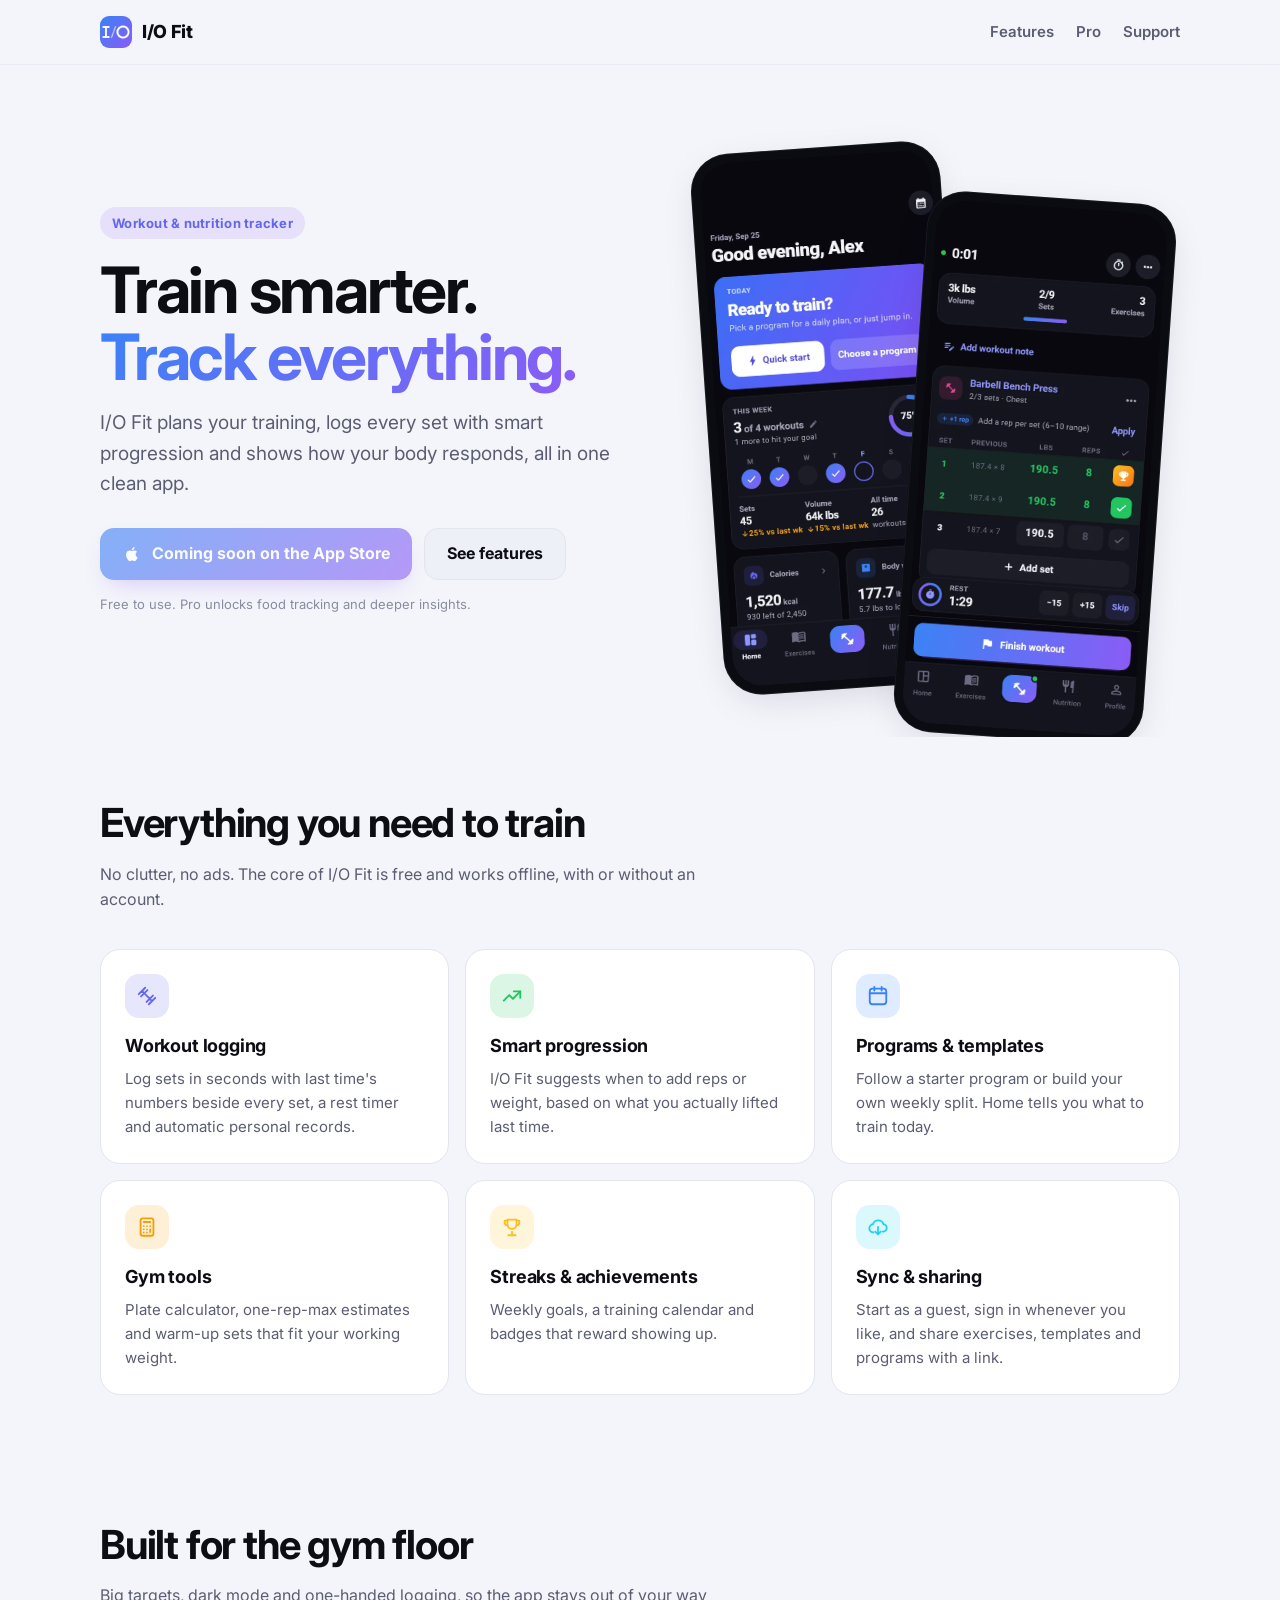
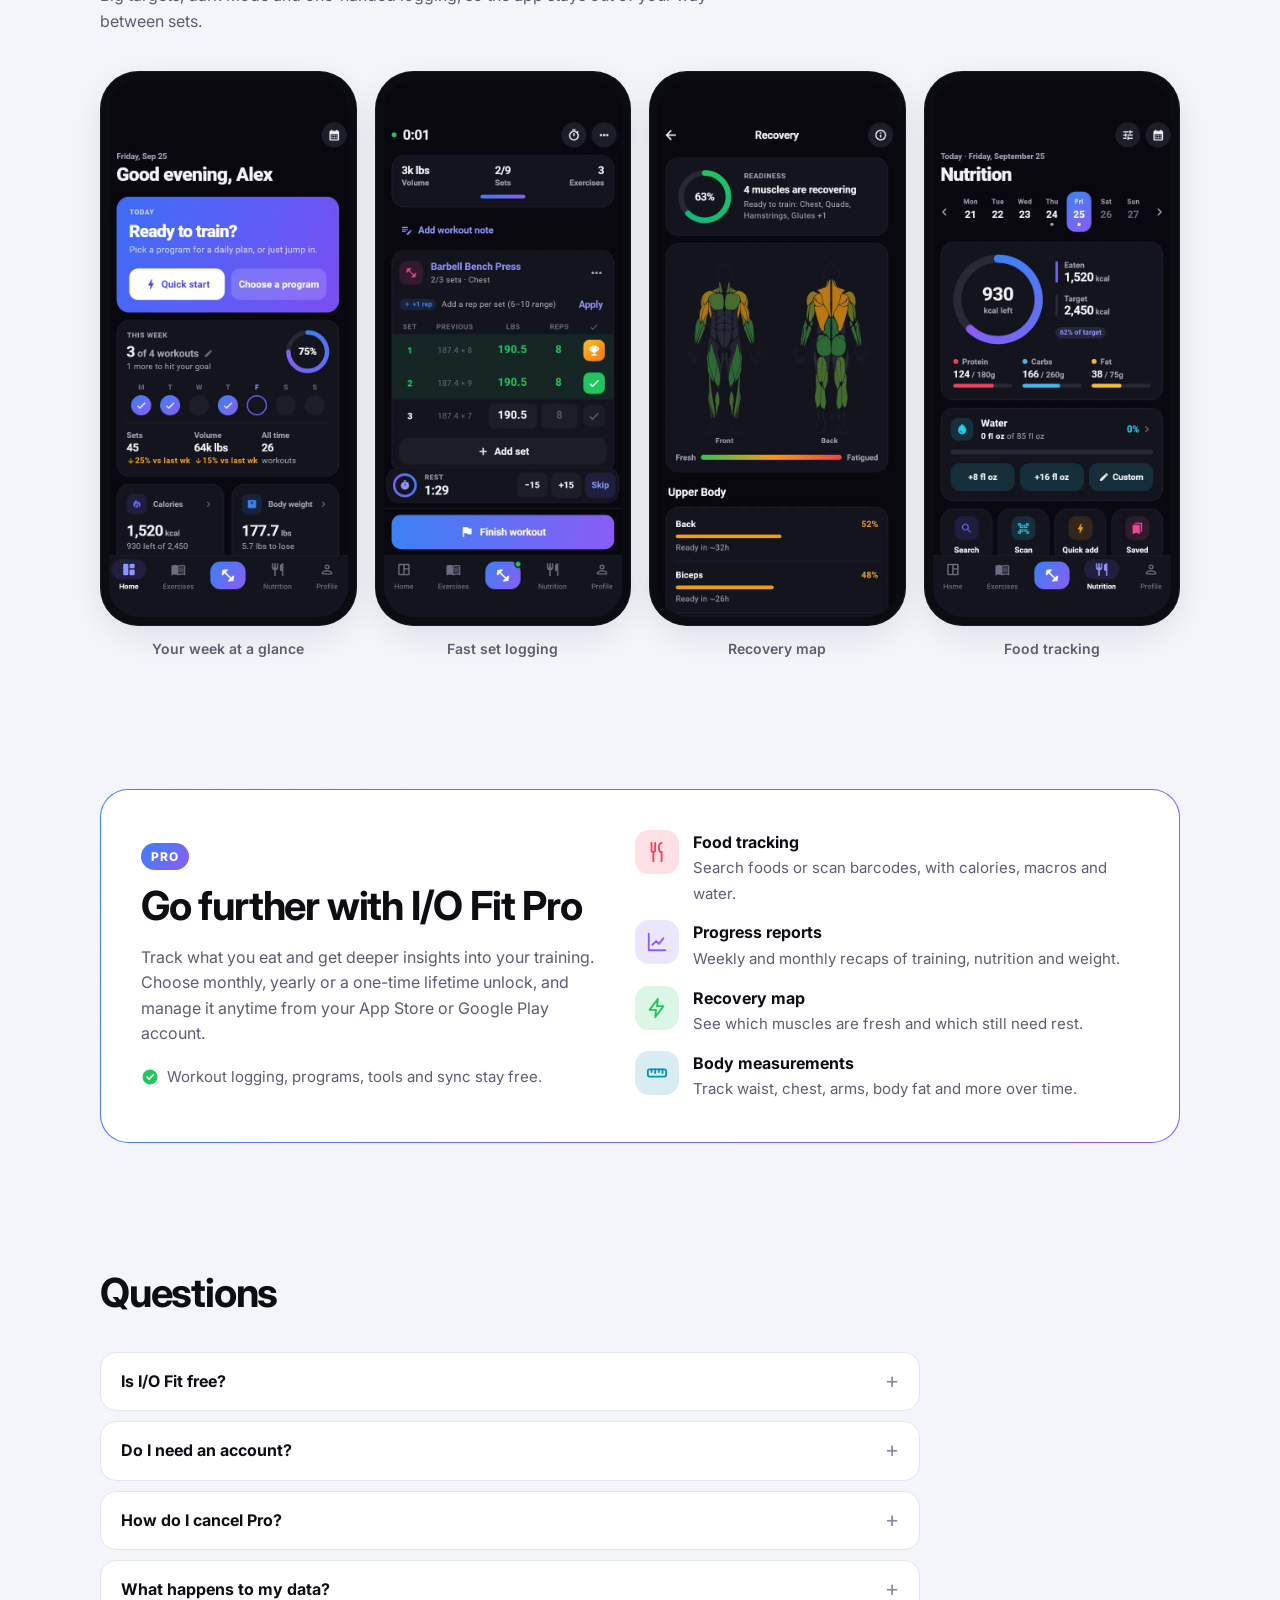
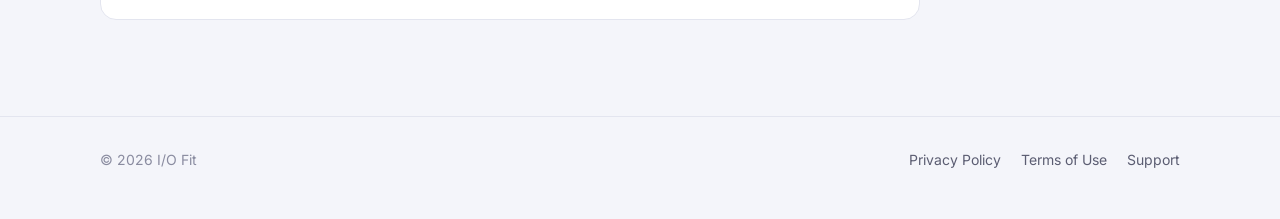
<file: index.html>
<!DOCTYPE html>
<html lang="en">
<head>
  <meta charset="UTF-8" />
  <meta name="viewport" content="width=device-width, initial-scale=1.0" />
  <title>I/O Fit — Train smarter. Track everything.</title>
  <meta name="description" content="I/O Fit is a workout tracker with smart progression, training programs, recovery insights and food tracking — in one clean app for iPhone and Android." />
  <meta name="theme-color" content="#0b0b12" media="(prefers-color-scheme: dark)" />
  <meta name="theme-color" content="#f4f5fa" media="(prefers-color-scheme: light)" />
  <link rel="canonical" href="https://iofit.app/" />
  <link rel="icon" type="image/png" href="/icons/favicon-64.png" />
  <link rel="apple-touch-icon" href="/icons/apple-touch-icon.png" />
  <meta property="og:type" content="website" />
  <meta property="og:url" content="https://iofit.app/" />
  <meta property="og:title" content="I/O Fit — Train smarter. Track everything." />
  <meta property="og:description" content="Workout tracking with smart progression, programs, recovery insights and food tracking." />
  <meta property="og:image" content="https://iofit.app/icons/iofit-icon-512.png" />
  <meta name="twitter:card" content="summary" />
  <link rel="preconnect" href="https://fonts.googleapis.com" />
  <link rel="preconnect" href="https://fonts.gstatic.com" crossorigin />
  <link href="https://fonts.googleapis.com/css2?family=Inter:wght@400;500;600;700;800&display=swap" rel="stylesheet" />
  <link rel="stylesheet" href="/assets/site.css" />
</head>
<body>
  <header class="site-header">
    <div class="wrap">
      <a class="brand" href="/"><img src="/icons/apple-touch-icon.png" alt="" />I/O Fit</a>
      <nav class="nav">
        <a class="hide-sm" href="/#features">Features</a>
        <a href="/#pro">Pro</a>
        <a href="/support">Support</a>
      </nav>
    </div>
  </header>

  <!-- ── Email links (sign-up confirmation, password reset) ──────────────
       Supabase sends people here with tokens in the URL. assets/index.js
       decides which card to show; without tokens this stays hidden. -->
  <main id="auth" class="center-page" hidden>
    <!-- Email confirmed, or password reset handed over to the phone app -->
    <div class="panel" id="confirmed" hidden>
      <div class="big-icon">
        <svg viewBox="0 0 24 24" fill="none" stroke="currentColor" stroke-width="2.4" stroke-linecap="round" stroke-linejoin="round"><path d="M20 6 9 17l-5-5"/></svg>
      </div>
      <h1 id="confirmed-title">Email confirmed</h1>
      <p id="confirmed-body">Your email is verified. Open I/O Fit on your phone to sign in.</p>
      <a class="btn btn-primary" id="open-btn" href="#" hidden>Open I/O Fit</a>
      <div class="steps">
        <div class="step"><b>1</b><span>Open <strong>I/O Fit</strong> on your phone</span></div>
        <div class="step"><b>2</b><span id="step2-text">Sign in with your email and password</span></div>
      </div>
    </div>

    <!-- Password reset in the browser (desktop) -->
    <div class="panel" id="reset-web" hidden>
      <div class="big-icon" id="reset-icon">
        <svg viewBox="0 0 24 24" fill="none" stroke="currentColor" stroke-width="2.2" stroke-linecap="round" stroke-linejoin="round"><rect x="4" y="11" width="16" height="10" rx="2.5"/><path d="M8 11V7a4 4 0 0 1 8 0v4"/></svg>
      </div>
      <h1 id="reset-title">Set a new password</h1>
      <p id="reset-body">Choose a new password for your I/O Fit account.</p>
      <form id="reset-form" novalidate>
        <input class="field" type="password" id="pw1" placeholder="New password" autocomplete="new-password" />
        <input class="field" type="password" id="pw2" placeholder="Confirm password" autocomplete="new-password" />
        <button class="btn btn-primary" id="reset-btn" type="submit">Set new password</button>
      </form>
      <p class="status-msg" id="status-msg" role="status"></p>
    </div>
  </main>

  <!-- ── Marketing site ────────────────────────────────────────────────── -->
  <div id="site">
    <section class="hero">
      <div class="wrap">
        <div>
          <span class="eyebrow">Workout &amp; nutrition tracker</span>
          <h1>Train smarter.<br /><span class="gradient-text">Track everything.</span></h1>
          <p class="lead">I/O Fit plans your training, logs every set with smart progression and shows how your body responds, all in one clean app.</p>
          <div class="cta-row">
            <!-- Swap this for the App Store link once I/O Fit is live, e.g.
                 <a class="btn btn-primary" href="https://apps.apple.com/app/id0000000000"> -->
            <span class="btn btn-primary" aria-disabled="true">
              <svg viewBox="0 0 24 24" fill="currentColor"><path d="M16.37 12.6c-.02-2.1 1.72-3.12 1.8-3.17-1-1.44-2.53-1.64-3.07-1.66-1.3-.13-2.55.77-3.21.77-.67 0-1.69-.75-2.78-.73-1.43.02-2.75.83-3.49 2.11-1.49 2.58-.38 6.4 1.07 8.5.71 1.02 1.55 2.17 2.66 2.13 1.07-.04 1.47-.69 2.76-.69 1.29 0 1.65.69 2.78.67 1.15-.02 1.88-1.04 2.58-2.07.81-1.19 1.15-2.34 1.17-2.4-.03-.01-2.24-.86-2.27-3.46ZM14.25 6.43c.59-.72.99-1.71.88-2.7-.85.03-1.88.57-2.49 1.28-.55.63-1.03 1.64-.9 2.61.95.07 1.92-.48 2.51-1.19Z"/></svg>
              Coming soon on the App Store
            </span>
            <a class="btn btn-secondary" href="#features">See features</a>
          </div>
          <p class="fine">Free to use. Pro unlocks food tracking and deeper insights.</p>
        </div>
        <div class="phones" aria-hidden="true">
          <div class="phone"><img src="/assets/screens/home.webp" alt="" width="590" height="1278" /></div>
          <div class="phone"><img src="/assets/screens/workout.webp" alt="" width="590" height="1278" /></div>
        </div>
      </div>
    </section>

    <section id="features">
      <div class="wrap">
        <div class="section-head">
          <h2>Everything you need to train</h2>
          <p class="muted">No clutter, no ads. The core of I/O Fit is free and works offline, with or without an account.</p>
        </div>
        <div class="grid">
          <div class="card">
            <div class="icon-badge" style="--c:#6366f1"><svg viewBox="0 0 24 24" fill="none" stroke="currentColor" stroke-width="2" stroke-linecap="round" stroke-linejoin="round"><path d="M6.5 6.5l11 11M3 10l7-7M14 21l7-7M5.5 12.5l7-7M11.5 18.5l7-7"/></svg></div>
            <h3>Workout logging</h3>
            <p>Log sets in seconds with last time's numbers beside every set, a rest timer and automatic personal records.</p>
          </div>
          <div class="card">
            <div class="icon-badge" style="--c:#22c55e"><svg viewBox="0 0 24 24" fill="none" stroke="currentColor" stroke-width="2" stroke-linecap="round" stroke-linejoin="round"><path d="M3 17l6-6 4 4 8-8"/><path d="M14 7h7v7"/></svg></div>
            <h3>Smart progression</h3>
            <p>I/O Fit suggests when to add reps or weight, based on what you actually lifted last time.</p>
          </div>
          <div class="card">
            <div class="icon-badge" style="--c:#3b82f6"><svg viewBox="0 0 24 24" fill="none" stroke="currentColor" stroke-width="2" stroke-linecap="round" stroke-linejoin="round"><rect x="3" y="4" width="18" height="17" rx="3"/><path d="M3 9h18M8 2v4M16 2v4"/></svg></div>
            <h3>Programs &amp; templates</h3>
            <p>Follow a starter program or build your own weekly split. Home tells you what to train today.</p>
          </div>
          <div class="card">
            <div class="icon-badge" style="--c:#f59e0b"><svg viewBox="0 0 24 24" fill="none" stroke="currentColor" stroke-width="2" stroke-linecap="round" stroke-linejoin="round"><rect x="5" y="2.5" width="14" height="19" rx="2.5"/><path d="M8.5 6.5h7M8.5 11h.01M12 11h.01M15.5 11h.01M8.5 14.5h.01M12 14.5h.01M15.5 14.5v3M8.5 18h.01M12 18h.01"/></svg></div>
            <h3>Gym tools</h3>
            <p>Plate calculator, one-rep-max estimates and warm-up sets that fit your working weight.</p>
          </div>
          <div class="card">
            <div class="icon-badge" style="--c:#fbbf24"><svg viewBox="0 0 24 24" fill="none" stroke="currentColor" stroke-width="2" stroke-linecap="round" stroke-linejoin="round"><path d="M8 21h8M12 17v4M7 4h10v5a5 5 0 0 1-10 0V4Z"/><path d="M17 5h3v2a3 3 0 0 1-3 3M7 5H4v2a3 3 0 0 0 3 3"/></svg></div>
            <h3>Streaks &amp; achievements</h3>
            <p>Weekly goals, a training calendar and badges that reward showing up.</p>
          </div>
          <div class="card">
            <div class="icon-badge" style="--c:#22d3ee"><svg viewBox="0 0 24 24" fill="none" stroke="currentColor" stroke-width="2" stroke-linecap="round" stroke-linejoin="round"><path d="M7 18a4.5 4.5 0 0 1-.5-8.97A6 6 0 0 1 18 9a4 4 0 0 1-1 8"/><path d="M12 12v8M9 17l3 3 3-3"/></svg></div>
            <h3>Sync &amp; sharing</h3>
            <p>Start as a guest, sign in whenever you like, and share exercises, templates and programs with a link.</p>
          </div>
        </div>
      </div>
    </section>

    <section>
      <div class="wrap">
        <div class="section-head">
          <h2>Built for the gym floor</h2>
          <p class="muted">Big targets, dark mode and one-handed logging, so the app stays out of your way between sets.</p>
        </div>
        <div class="screens">
          <figure><div class="phone"><img src="/assets/screens/home.webp" alt="Home screen with this week's progress" loading="lazy" width="590" height="1278" /></div><figcaption>Your week at a glance</figcaption></figure>
          <figure><div class="phone"><img src="/assets/screens/workout.webp" alt="Logging sets during a workout" loading="lazy" width="590" height="1278" /></div><figcaption>Fast set logging</figcaption></figure>
          <figure><div class="phone"><img src="/assets/screens/recovery.webp" alt="Muscle recovery map" loading="lazy" width="590" height="1278" /></div><figcaption>Recovery map</figcaption></figure>
          <figure><div class="phone"><img src="/assets/screens/nutrition.webp" alt="Food diary with calories and macros" loading="lazy" width="590" height="1278" /></div><figcaption>Food tracking</figcaption></figure>
        </div>
      </div>
    </section>

    <section id="pro">
      <div class="wrap">
        <div class="pro">
          <div>
            <span class="pro-badge">PRO</span>
            <h2 style="margin-top:14px">Go further with I/O Fit Pro</h2>
            <p class="muted">Track what you eat and get deeper insights into your training. Choose monthly, yearly or a one-time lifetime unlock, and manage it anytime from your App Store or Google Play account.</p>
            <div class="free-note">
              <svg viewBox="0 0 24 24" fill="currentColor"><path d="M12 2a10 10 0 1 0 0 20 10 10 0 0 0 0-20Zm-1.2 14.2-4-4 1.4-1.4 2.6 2.6 5.6-5.6 1.4 1.4-7 7Z"/></svg>
              Workout logging, programs, tools and sync stay free.
            </div>
          </div>
          <ul class="pro-list">
            <li><div class="icon-badge" style="--c:#f43f5e"><svg viewBox="0 0 24 24" fill="none" stroke="currentColor" stroke-width="2" stroke-linecap="round" stroke-linejoin="round"><path d="M6 2v8a2 2 0 0 0 4 0V2M8 12v10M17 2c-1.7 0-3 2.2-3 5s1.3 5 3 5v10"/></svg></div><div><strong>Food tracking</strong><span>Search foods or scan barcodes, with calories, macros and water.</span></div></li>
            <li><div class="icon-badge" style="--c:#8b5cf6"><svg viewBox="0 0 24 24" fill="none" stroke="currentColor" stroke-width="2" stroke-linecap="round" stroke-linejoin="round"><path d="M3 3v18h18"/><path d="M7 15l4-4 3 3 5-6"/></svg></div><div><strong>Progress reports</strong><span>Weekly and monthly recaps of training, nutrition and weight.</span></div></li>
            <li><div class="icon-badge" style="--c:#22c55e"><svg viewBox="0 0 24 24" fill="none" stroke="currentColor" stroke-width="2" stroke-linecap="round" stroke-linejoin="round"><path d="M13 2 4 14h7l-1 8 9-12h-7l1-8Z"/></svg></div><div><strong>Recovery map</strong><span>See which muscles are fresh and which still need rest.</span></div></li>
            <li><div class="icon-badge" style="--c:#0891b2"><svg viewBox="0 0 24 24" fill="none" stroke="currentColor" stroke-width="2" stroke-linecap="round" stroke-linejoin="round"><rect x="2" y="8" width="20" height="8" rx="2"/><path d="M6 8v3M10 8v4M14 8v3M18 8v4"/></svg></div><div><strong>Body measurements</strong><span>Track waist, chest, arms, body fat and more over time.</span></div></li>
          </ul>
        </div>
      </div>
    </section>

    <section id="faq">
      <div class="wrap">
        <div class="section-head"><h2>Questions</h2></div>
        <div class="faq">
          <details>
            <summary>Is I/O Fit free?</summary>
            <p>Yes. Workout logging, programs, templates, exercise history, tools, achievements and cloud sync are free. I/O Fit Pro is an optional upgrade that adds food tracking, progress reports, the recovery map and body measurements.</p>
          </details>
          <details>
            <summary>Do I need an account?</summary>
            <p>No. You can use I/O Fit as a guest and your data stays on your phone. Create an account whenever you want a backup or to use I/O Fit on another device; your guest data comes with you.</p>
          </details>
          <details>
            <summary>How do I cancel Pro?</summary>
            <p>Subscriptions are managed by Apple or Google. On iPhone, open Settings → your name → Subscriptions. On Android, open Google Play → Profile → Payments &amp; subscriptions. <a href="/support#cancel">More help</a></p>
          </details>
          <details>
            <summary>What happens to my data?</summary>
            <p>Your training data is yours. It's never sold and there are no ads. Read the <a href="/privacy">privacy policy</a> for the details.</p>
          </details>
        </div>
      </div>
    </section>
  </div>

  <footer class="site-footer">
    <div class="wrap">
      <span>© <span class="year">2026</span> I/O Fit</span>
      <nav>
        <a href="/privacy">Privacy Policy</a>
        <a href="/terms">Terms of Use</a>
        <a href="/support">Support</a>
      </nav>
    </div>
  </footer>

  <script src="/assets/index.js"></script>
</body>
</html>
</file>
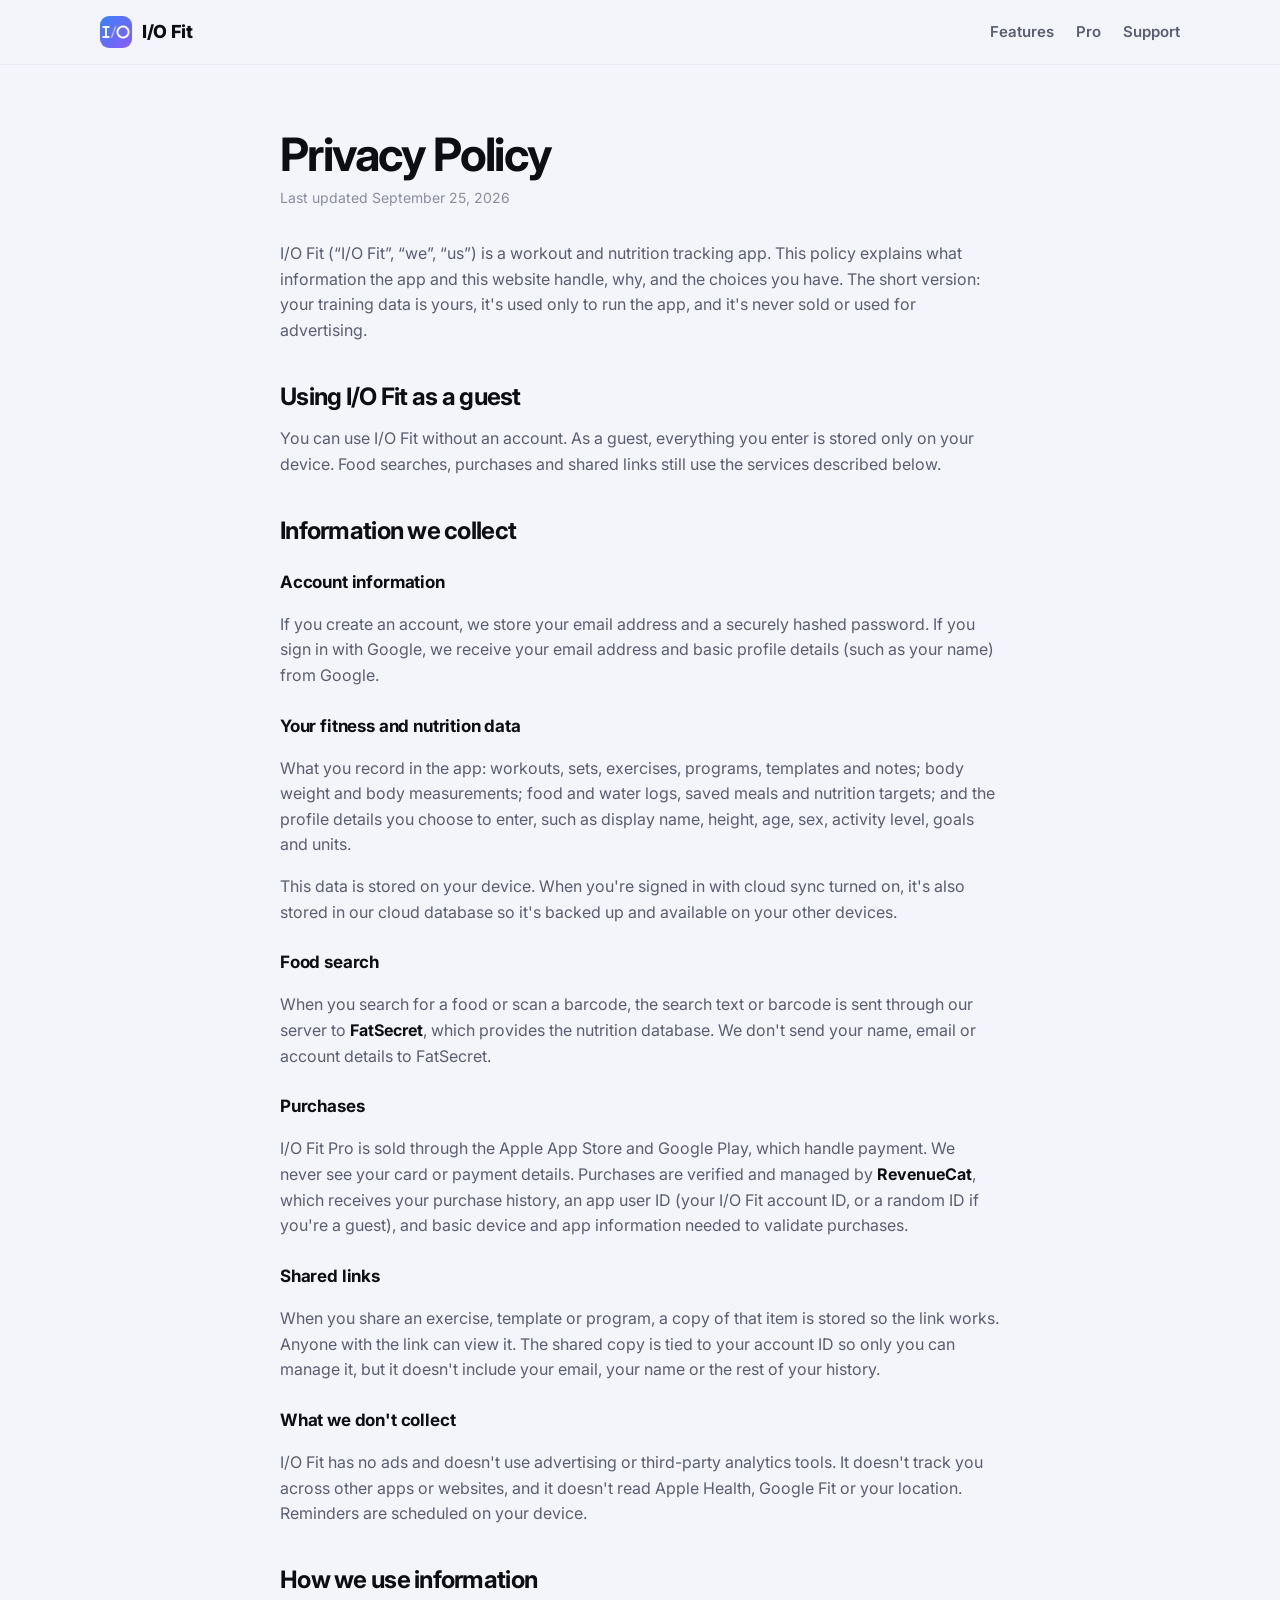
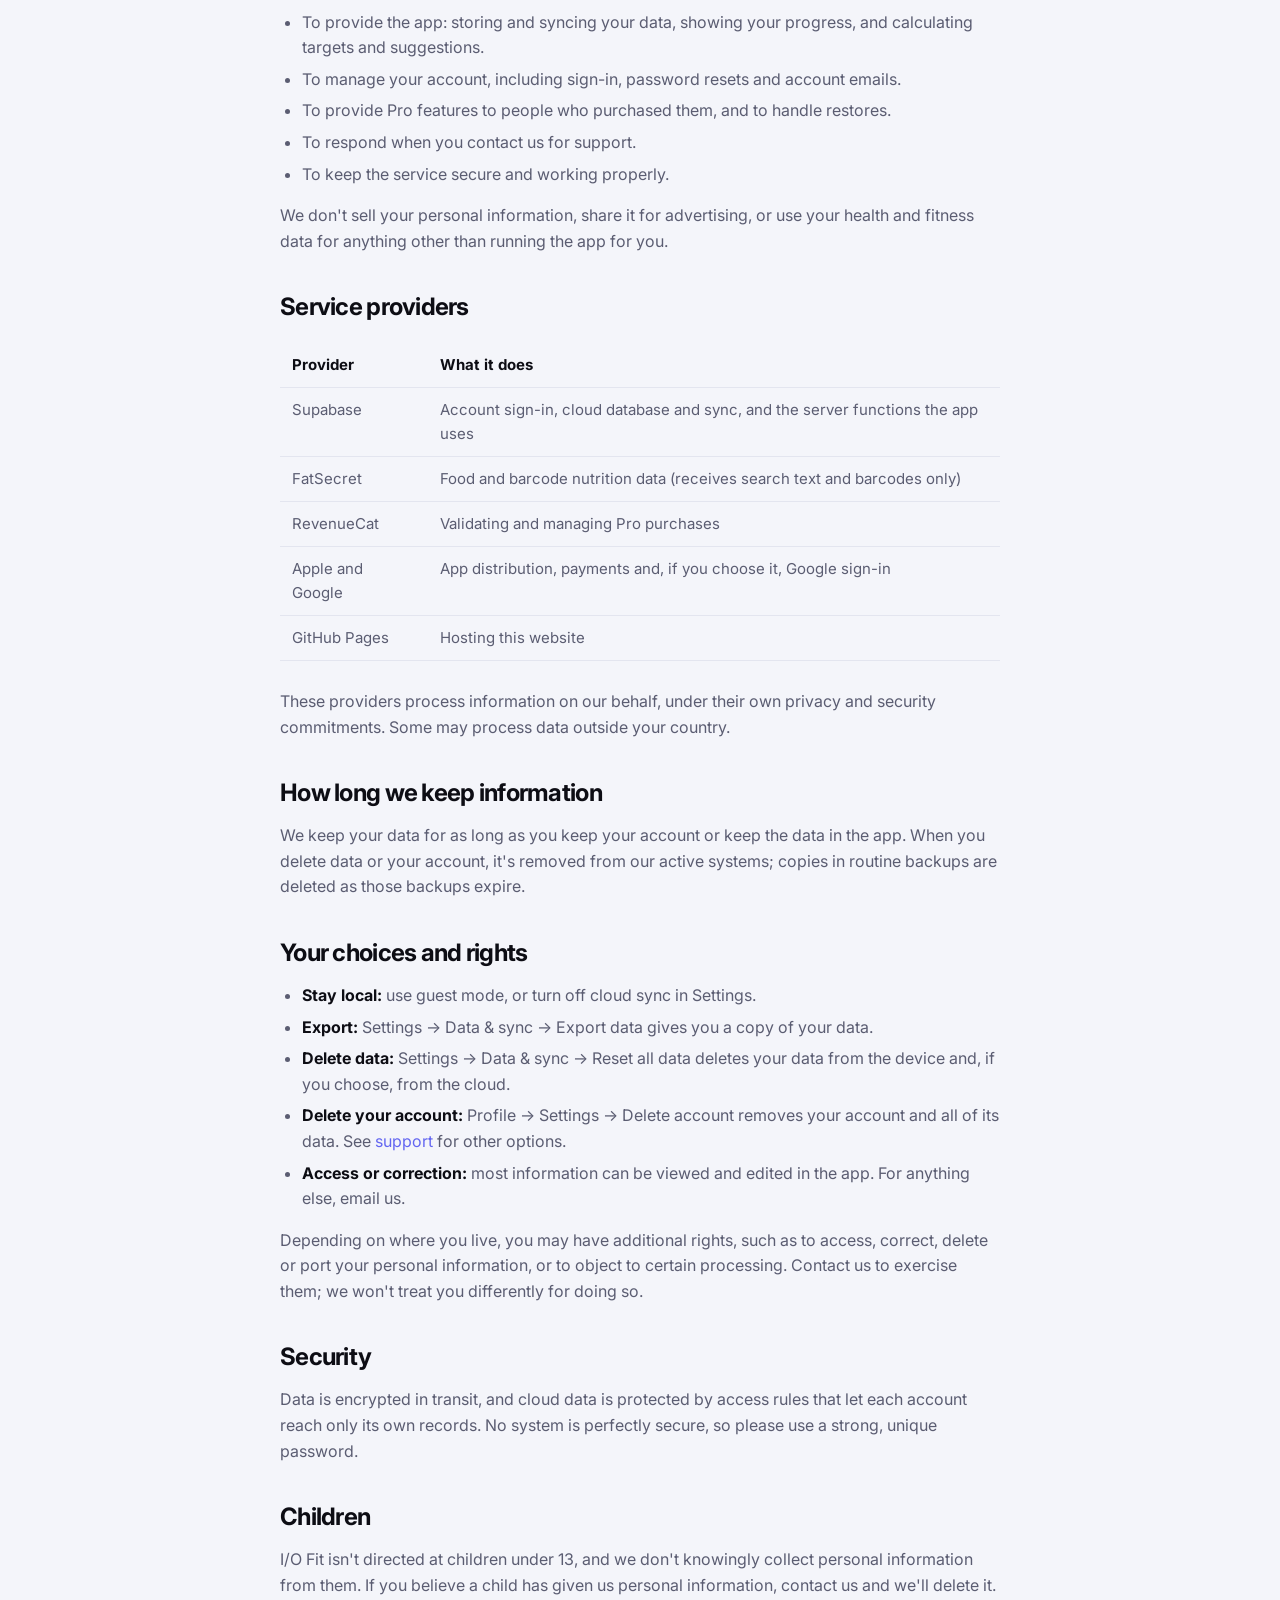
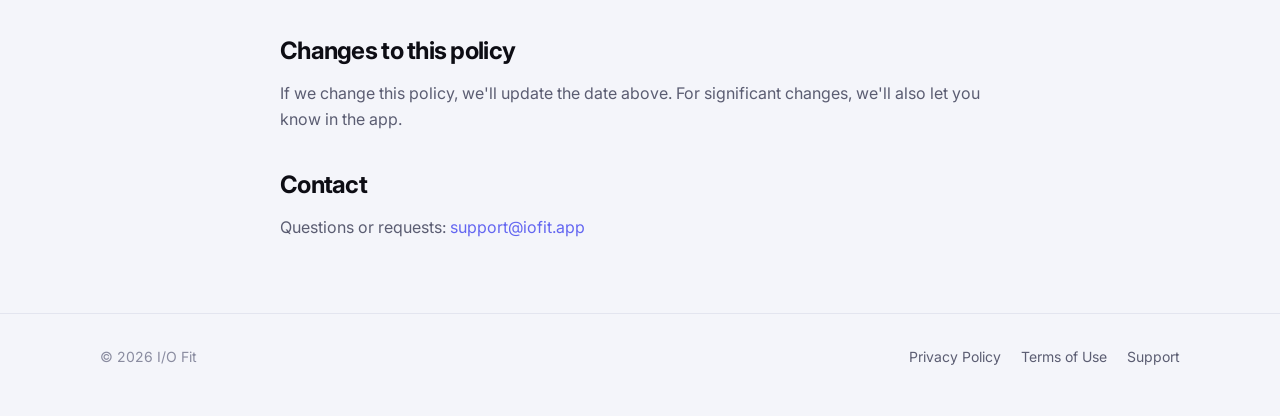
<file: privacy.html>
<!DOCTYPE html>
<html lang="en">
<head>
  <meta charset="UTF-8" />
  <meta name="viewport" content="width=device-width, initial-scale=1.0" />
  <title>Privacy Policy — I/O Fit</title>
  <meta name="description" content="How I/O Fit handles your information." />
  <link rel="canonical" href="https://iofit.app/privacy" />
  <meta name="theme-color" content="#0b0b12" media="(prefers-color-scheme: dark)" />
  <meta name="theme-color" content="#f4f5fa" media="(prefers-color-scheme: light)" />
  <link rel="icon" type="image/png" href="/icons/favicon-64.png" />
  <link rel="apple-touch-icon" href="/icons/apple-touch-icon.png" />
  <link rel="preconnect" href="https://fonts.googleapis.com" />
  <link rel="preconnect" href="https://fonts.gstatic.com" crossorigin />
  <link href="https://fonts.googleapis.com/css2?family=Inter:wght@400;500;600;700;800&display=swap" rel="stylesheet" />
  <link rel="stylesheet" href="/assets/site.css" />
</head>
<body>
  <header class="site-header">
    <div class="wrap">
      <a class="brand" href="/"><img src="/icons/apple-touch-icon.png" alt="" />I/O Fit</a>
      <nav class="nav">
        <a class="hide-sm" href="/#features">Features</a>
        <a href="/#pro">Pro</a>
        <a href="/support">Support</a>
      </nav>
    </div>
  </header>

  <main class="doc">
<h1>Privacy Policy</h1>
<p class="updated">Last updated September 25, 2026</p>

<p>I/O Fit (“I/O Fit”, “we”, “us”) is a workout and nutrition tracking app. This policy explains what information the app and this website handle, why, and the choices you have. The short version: your training data is yours, it's used only to run the app, and it's never sold or used for advertising.</p>

<h2>Using I/O Fit as a guest</h2>
<p>You can use I/O Fit without an account. As a guest, everything you enter is stored only on your device. Food searches, purchases and shared links still use the services described below.</p>

<h2>Information we collect</h2>
<h3>Account information</h3>
<p>If you create an account, we store your email address and a securely hashed password. If you sign in with Google, we receive your email address and basic profile details (such as your name) from Google.</p>

<h3>Your fitness and nutrition data</h3>
<p>What you record in the app: workouts, sets, exercises, programs, templates and notes; body weight and body measurements; food and water logs, saved meals and nutrition targets; and the profile details you choose to enter, such as display name, height, age, sex, activity level, goals and units.</p>
<p>This data is stored on your device. When you're signed in with cloud sync turned on, it's also stored in our cloud database so it's backed up and available on your other devices.</p>

<h3>Food search</h3>
<p>When you search for a food or scan a barcode, the search text or barcode is sent through our server to <strong>FatSecret</strong>, which provides the nutrition database. We don't send your name, email or account details to FatSecret.</p>

<h3>Purchases</h3>
<p>I/O Fit Pro is sold through the Apple App Store and Google Play, which handle payment. We never see your card or payment details. Purchases are verified and managed by <strong>RevenueCat</strong>, which receives your purchase history, an app user ID (your I/O Fit account ID, or a random ID if you're a guest), and basic device and app information needed to validate purchases.</p>

<h3>Shared links</h3>
<p>When you share an exercise, template or program, a copy of that item is stored so the link works. Anyone with the link can view it. The shared copy is tied to your account ID so only you can manage it, but it doesn't include your email, your name or the rest of your history.</p>

<h3>What we don't collect</h3>
<p>I/O Fit has no ads and doesn't use advertising or third-party analytics tools. It doesn't track you across other apps or websites, and it doesn't read Apple Health, Google Fit or your location. Reminders are scheduled on your device.</p>

<h2>How we use information</h2>
<ul>
  <li>To provide the app: storing and syncing your data, showing your progress, and calculating targets and suggestions.</li>
  <li>To manage your account, including sign-in, password resets and account emails.</li>
  <li>To provide Pro features to people who purchased them, and to handle restores.</li>
  <li>To respond when you contact us for support.</li>
  <li>To keep the service secure and working properly.</li>
</ul>
<p>We don't sell your personal information, share it for advertising, or use your health and fitness data for anything other than running the app for you.</p>

<h2>Service providers</h2>
<div class="table-scroll">
<table>
  <tr><th>Provider</th><th>What it does</th></tr>
  <tr><td>Supabase</td><td>Account sign-in, cloud database and sync, and the server functions the app uses</td></tr>
  <tr><td>FatSecret</td><td>Food and barcode nutrition data (receives search text and barcodes only)</td></tr>
  <tr><td>RevenueCat</td><td>Validating and managing Pro purchases</td></tr>
  <tr><td>Apple and Google</td><td>App distribution, payments and, if you choose it, Google sign-in</td></tr>
  <tr><td>GitHub Pages</td><td>Hosting this website</td></tr>
</table>
</div>
<p>These providers process information on our behalf, under their own privacy and security commitments. Some may process data outside your country.</p>

<h2>How long we keep information</h2>
<p>We keep your data for as long as you keep your account or keep the data in the app. When you delete data or your account, it's removed from our active systems; copies in routine backups are deleted as those backups expire.</p>

<h2>Your choices and rights</h2>
<ul>
  <li><strong>Stay local:</strong> use guest mode, or turn off cloud sync in Settings.</li>
  <li><strong>Export:</strong> Settings → Data &amp; sync → Export data gives you a copy of your data.</li>
  <li><strong>Delete data:</strong> Settings → Data &amp; sync → Reset all data deletes your data from the device and, if you choose, from the cloud.</li>
  <li><strong>Delete your account:</strong> Profile → Settings → Delete account removes your account and all of its data. See <a href="/support#delete">support</a> for other options.</li>
  <li><strong>Access or correction:</strong> most information can be viewed and edited in the app. For anything else, email us.</li>
</ul>
<p>Depending on where you live, you may have additional rights, such as to access, correct, delete or port your personal information, or to object to certain processing. Contact us to exercise them; we won't treat you differently for doing so.</p>

<h2>Security</h2>
<p>Data is encrypted in transit, and cloud data is protected by access rules that let each account reach only its own records. No system is perfectly secure, so please use a strong, unique password.</p>

<h2>Children</h2>
<p>I/O Fit isn't directed at children under 13, and we don't knowingly collect personal information from them. If you believe a child has given us personal information, contact us and we'll delete it.</p>

<h2>Changes to this policy</h2>
<p>If we change this policy, we'll update the date above. For significant changes, we'll also let you know in the app.</p>

<h2>Contact</h2>
<p>Questions or requests: <a href="mailto:support@iofit.app">support@iofit.app</a></p>
</main>

  <footer class="site-footer">
    <div class="wrap">
      <span>© <span class="year">2026</span> I/O Fit</span>
      <nav>
        <a href="/privacy">Privacy Policy</a>
        <a href="/terms">Terms of Use</a>
        <a href="/support">Support</a>
      </nav>
    </div>
  </footer>
  <script>for (const el of document.querySelectorAll('.year')) el.textContent = new Date().getFullYear();</script>
</body>
</html>
</file>
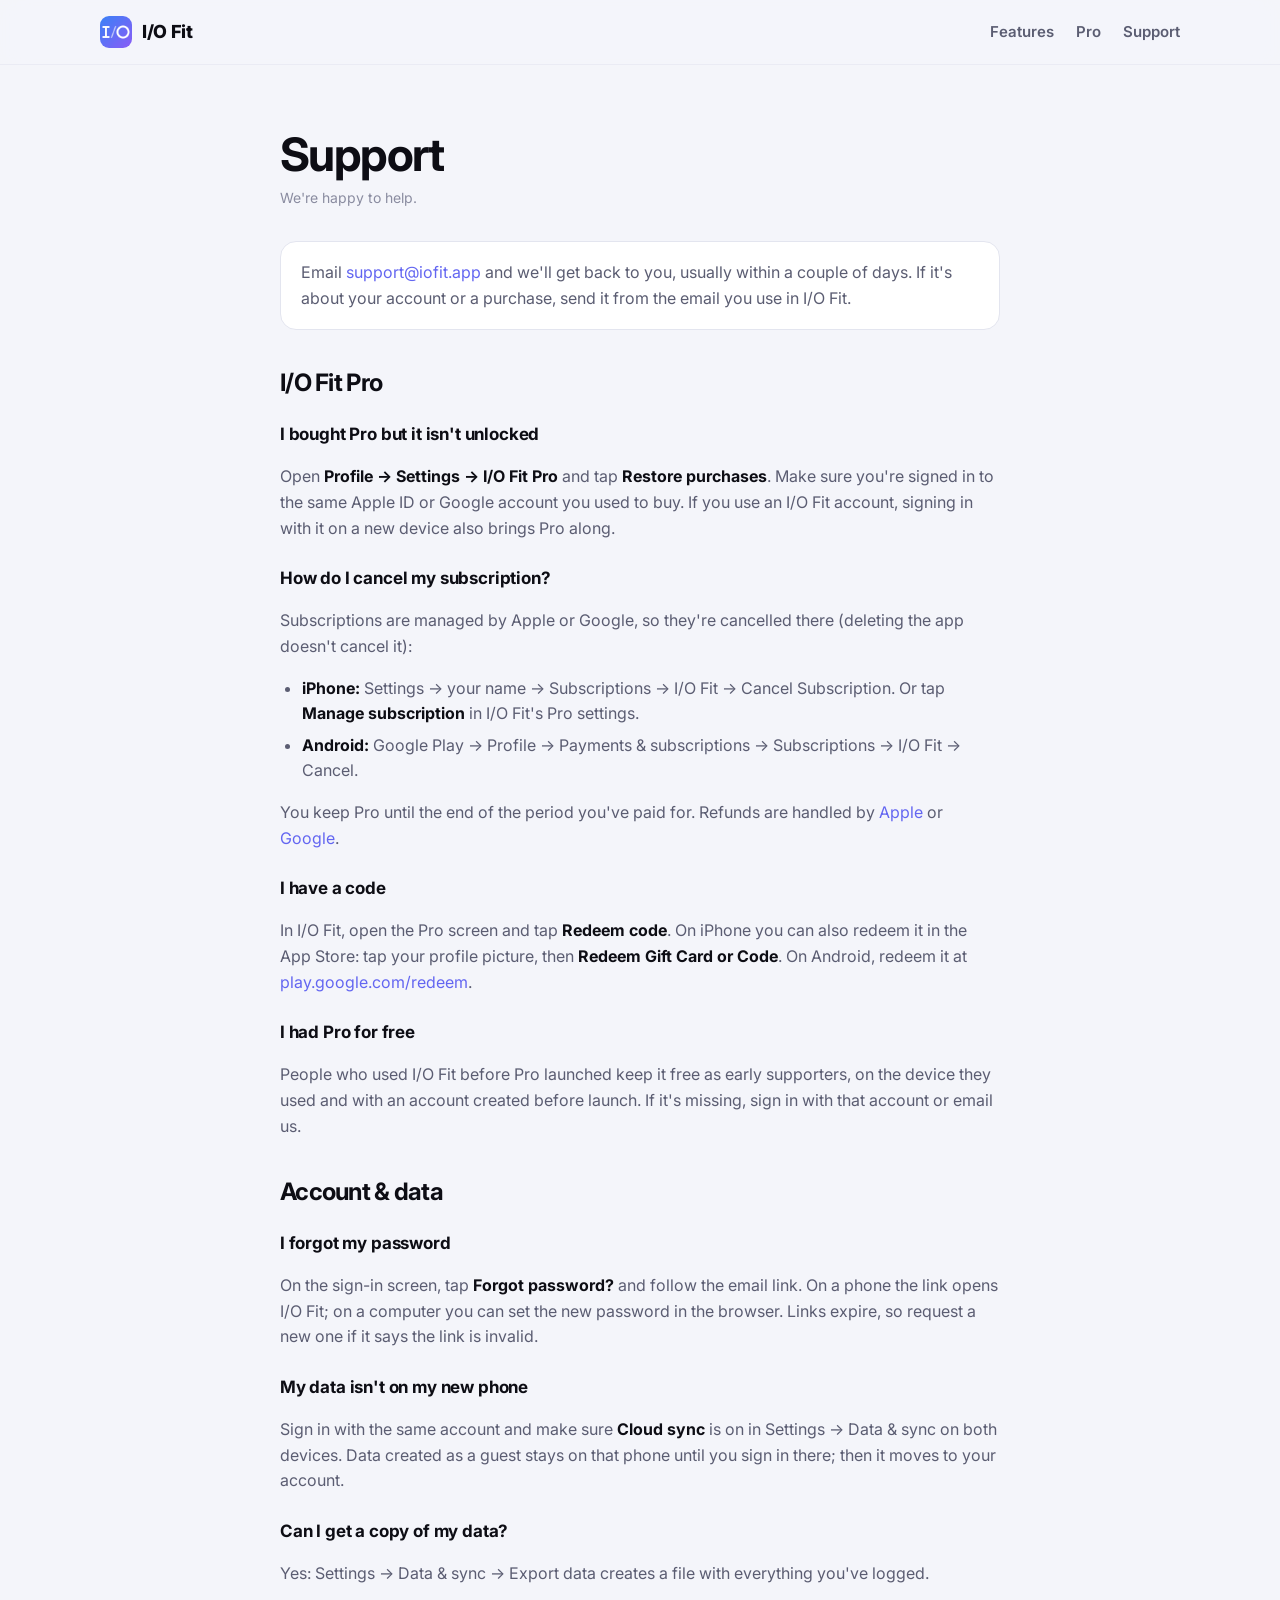
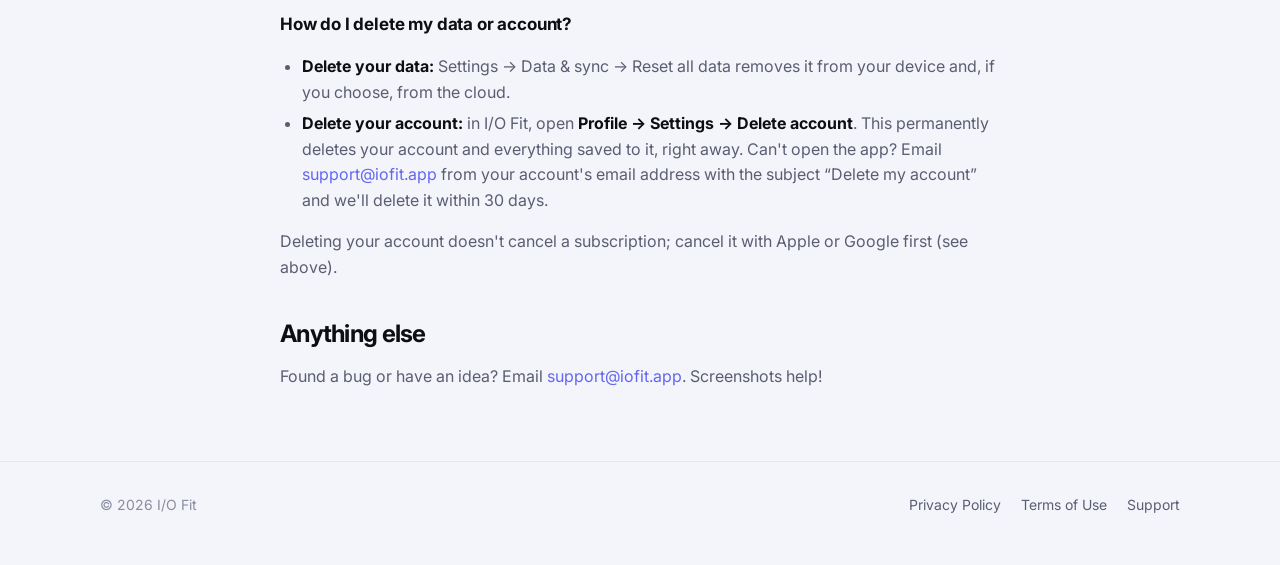
<file: support.html>
<!DOCTYPE html>
<html lang="en">
<head>
  <meta charset="UTF-8" />
  <meta name="viewport" content="width=device-width, initial-scale=1.0" />
  <title>Support — I/O Fit</title>
  <meta name="description" content="Help with I/O Fit, Pro subscriptions, your account and your data." />
  <link rel="canonical" href="https://iofit.app/support" />
  <meta name="theme-color" content="#0b0b12" media="(prefers-color-scheme: dark)" />
  <meta name="theme-color" content="#f4f5fa" media="(prefers-color-scheme: light)" />
  <link rel="icon" type="image/png" href="/icons/favicon-64.png" />
  <link rel="apple-touch-icon" href="/icons/apple-touch-icon.png" />
  <link rel="preconnect" href="https://fonts.googleapis.com" />
  <link rel="preconnect" href="https://fonts.gstatic.com" crossorigin />
  <link href="https://fonts.googleapis.com/css2?family=Inter:wght@400;500;600;700;800&display=swap" rel="stylesheet" />
  <link rel="stylesheet" href="/assets/site.css" />
</head>
<body>
  <header class="site-header">
    <div class="wrap">
      <a class="brand" href="/"><img src="/icons/apple-touch-icon.png" alt="" />I/O Fit</a>
      <nav class="nav">
        <a class="hide-sm" href="/#features">Features</a>
        <a href="/#pro">Pro</a>
        <a href="/support">Support</a>
      </nav>
    </div>
  </header>

  <main class="doc">
<h1>Support</h1>
<p class="updated">We're happy to help.</p>

<div class="callout"><p>Email <a href="mailto:support@iofit.app">support@iofit.app</a> and we'll get back to you, usually within a couple of days. If it's about your account or a purchase, send it from the email you use in I/O Fit.</p></div>

<h2 id="pro">I/O Fit Pro</h2>

<h3 id="restore">I bought Pro but it isn't unlocked</h3>
<p>Open <strong>Profile → Settings → I/O Fit Pro</strong> and tap <strong>Restore purchases</strong>. Make sure you're signed in to the same Apple ID or Google account you used to buy. If you use an I/O Fit account, signing in with it on a new device also brings Pro along.</p>

<h3 id="cancel">How do I cancel my subscription?</h3>
<p>Subscriptions are managed by Apple or Google, so they're cancelled there (deleting the app doesn't cancel it):</p>
<ul>
  <li><strong>iPhone:</strong> Settings → your name → Subscriptions → I/O Fit → Cancel Subscription. Or tap <strong>Manage subscription</strong> in I/O Fit's Pro settings.</li>
  <li><strong>Android:</strong> Google Play → Profile → Payments &amp; subscriptions → Subscriptions → I/O Fit → Cancel.</li>
</ul>
<p>You keep Pro until the end of the period you've paid for. Refunds are handled by <a href="https://support.apple.com/118223">Apple</a> or <a href="https://support.google.com/googleplay/answer/2479637">Google</a>.</p>

<h3 id="redeem">I have a code</h3>
<p>In I/O Fit, open the Pro screen and tap <strong>Redeem code</strong>. On iPhone you can also redeem it in the App Store: tap your profile picture, then <strong>Redeem Gift Card or Code</strong>. On Android, redeem it at <a href="https://play.google.com/redeem">play.google.com/redeem</a>.</p>

<h3 id="early">I had Pro for free</h3>
<p>People who used I/O Fit before Pro launched keep it free as early supporters, on the device they used and with an account created before launch. If it's missing, sign in with that account or email us.</p>

<h2 id="account">Account &amp; data</h2>

<h3 id="password">I forgot my password</h3>
<p>On the sign-in screen, tap <strong>Forgot password?</strong> and follow the email link. On a phone the link opens I/O Fit; on a computer you can set the new password in the browser. Links expire, so request a new one if it says the link is invalid.</p>

<h3 id="sync">My data isn't on my new phone</h3>
<p>Sign in with the same account and make sure <strong>Cloud sync</strong> is on in Settings → Data &amp; sync on both devices. Data created as a guest stays on that phone until you sign in there; then it moves to your account.</p>

<h3 id="export">Can I get a copy of my data?</h3>
<p>Yes: Settings → Data &amp; sync → Export data creates a file with everything you've logged.</p>

<h3 id="delete">How do I delete my data or account?</h3>
<ul>
  <li><strong>Delete your data:</strong> Settings → Data &amp; sync → Reset all data removes it from your device and, if you choose, from the cloud.</li>
  <li><strong>Delete your account:</strong> in I/O Fit, open <strong>Profile → Settings → Delete account</strong>. This permanently deletes your account and everything saved to it, right away. Can't open the app? Email <a href="mailto:support@iofit.app?subject=Delete%20my%20I%2FO%20Fit%20account">support@iofit.app</a> from your account's email address with the subject “Delete my account” and we'll delete it within 30 days.</li>
</ul>
<p>Deleting your account doesn't cancel a subscription; cancel it with Apple or Google first (see above).</p>

<h2>Anything else</h2>
<p>Found a bug or have an idea? Email <a href="mailto:support@iofit.app">support@iofit.app</a>. Screenshots help!</p>
</main>

  <footer class="site-footer">
    <div class="wrap">
      <span>© <span class="year">2026</span> I/O Fit</span>
      <nav>
        <a href="/privacy">Privacy Policy</a>
        <a href="/terms">Terms of Use</a>
        <a href="/support">Support</a>
      </nav>
    </div>
  </footer>
  <script>for (const el of document.querySelectorAll('.year')) el.textContent = new Date().getFullYear();</script>
</body>
</html>
</file>
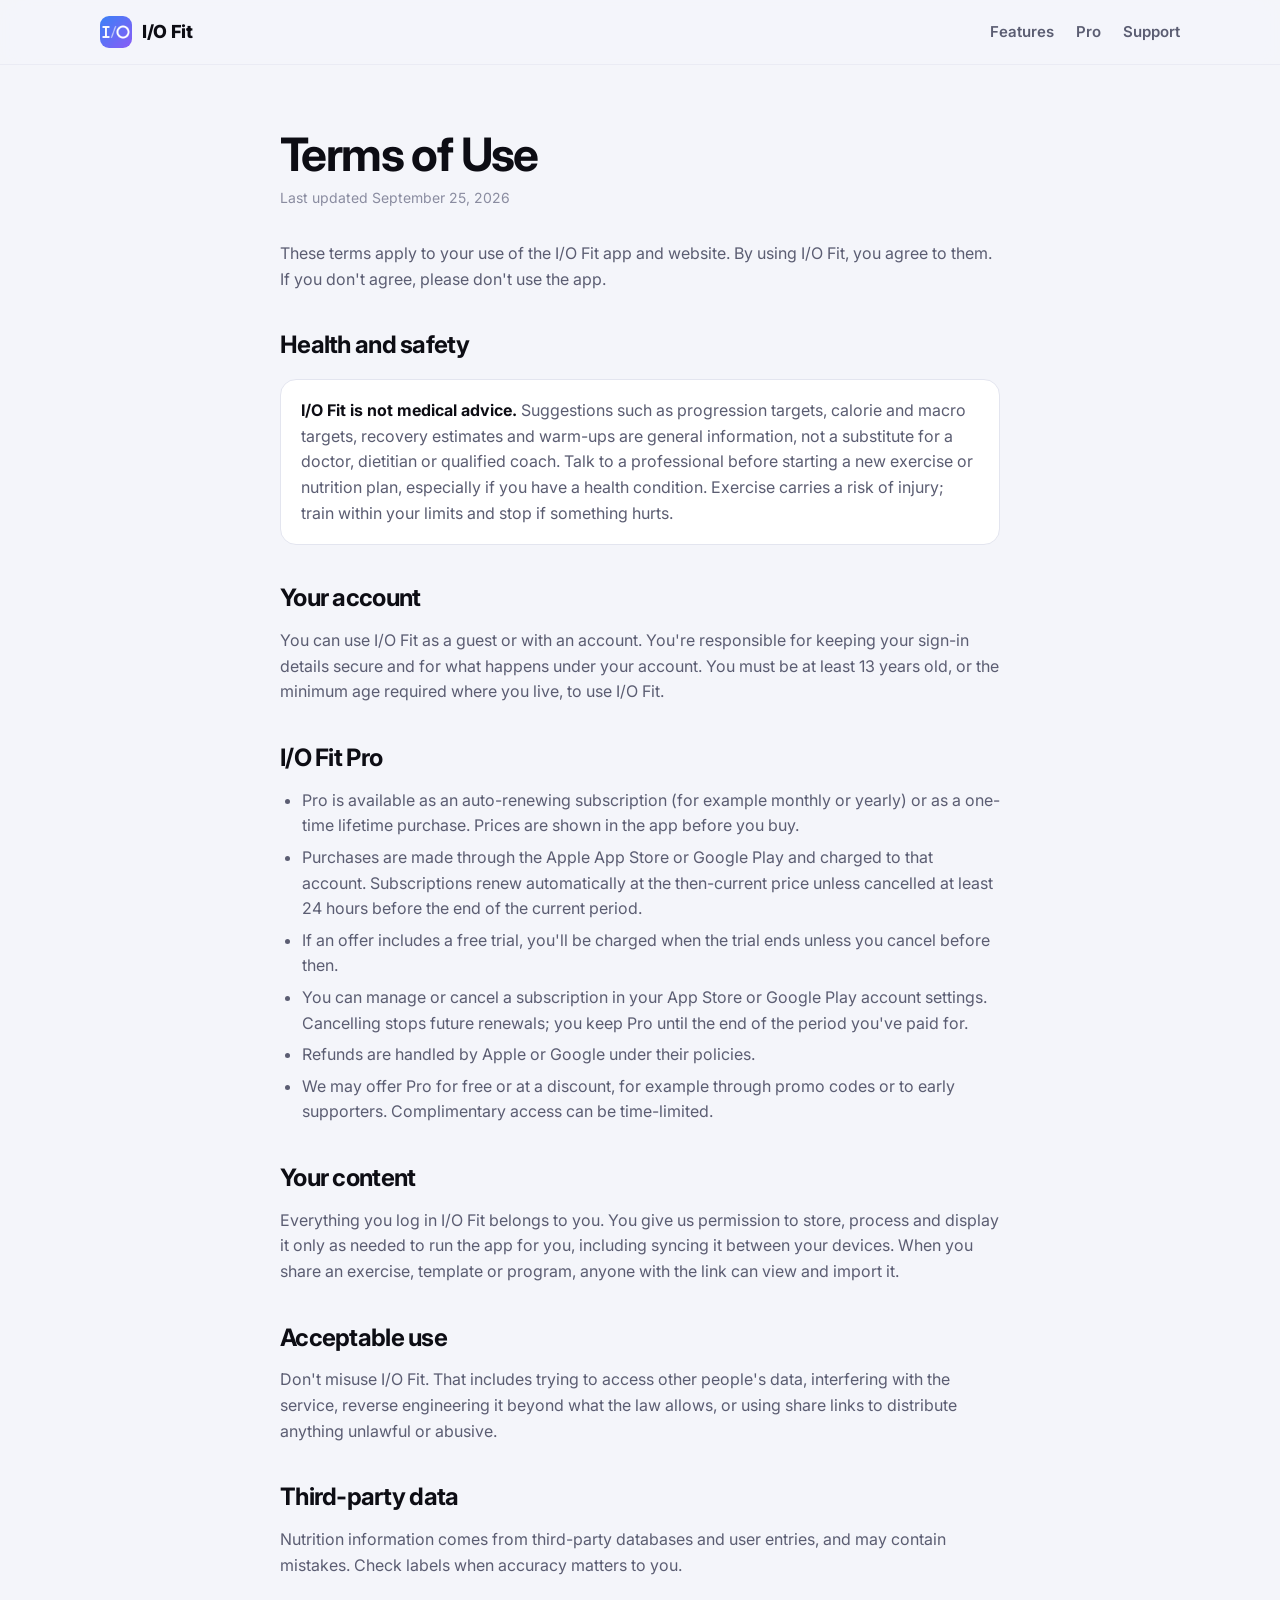
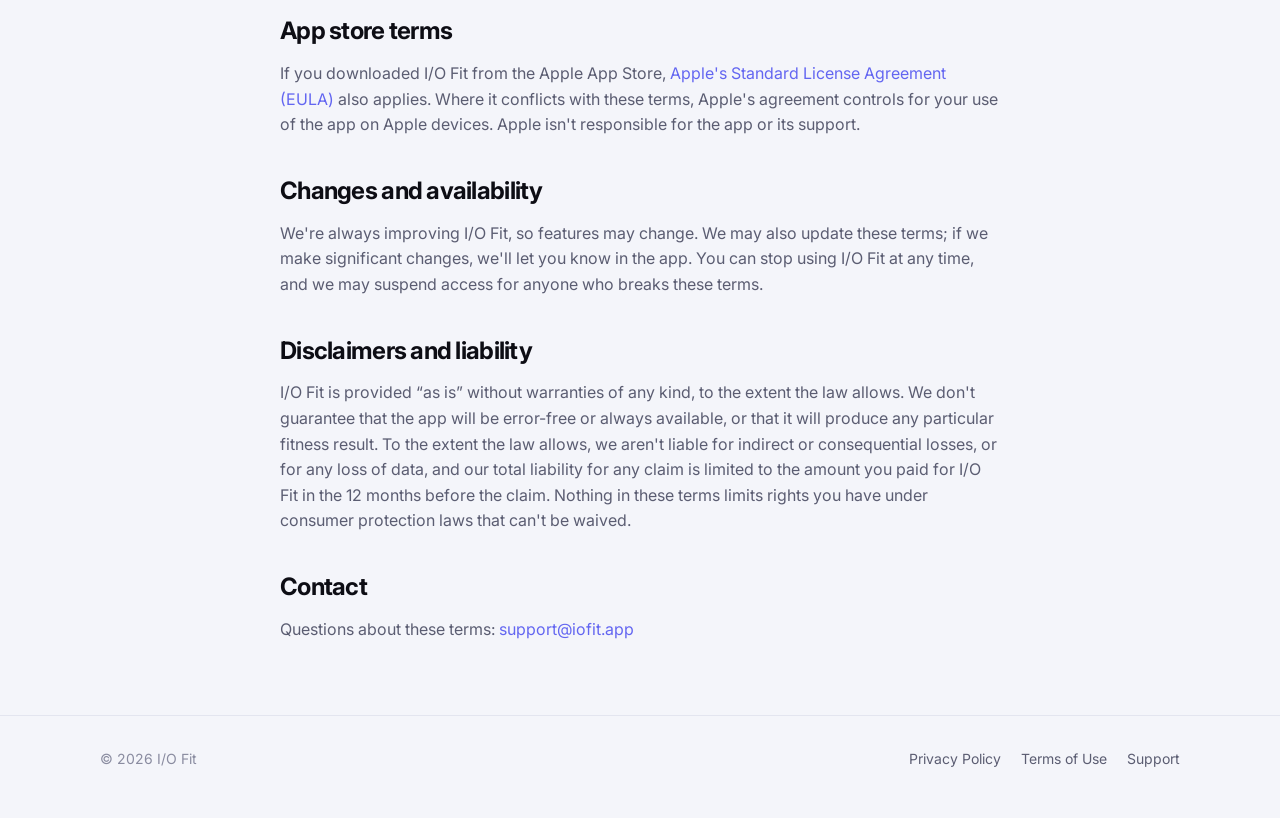
<file: terms.html>
<!DOCTYPE html>
<html lang="en">
<head>
  <meta charset="UTF-8" />
  <meta name="viewport" content="width=device-width, initial-scale=1.0" />
  <title>Terms of Use — I/O Fit</title>
  <meta name="description" content="The terms for using I/O Fit and I/O Fit Pro." />
  <link rel="canonical" href="https://iofit.app/terms" />
  <meta name="theme-color" content="#0b0b12" media="(prefers-color-scheme: dark)" />
  <meta name="theme-color" content="#f4f5fa" media="(prefers-color-scheme: light)" />
  <link rel="icon" type="image/png" href="/icons/favicon-64.png" />
  <link rel="apple-touch-icon" href="/icons/apple-touch-icon.png" />
  <link rel="preconnect" href="https://fonts.googleapis.com" />
  <link rel="preconnect" href="https://fonts.gstatic.com" crossorigin />
  <link href="https://fonts.googleapis.com/css2?family=Inter:wght@400;500;600;700;800&display=swap" rel="stylesheet" />
  <link rel="stylesheet" href="/assets/site.css" />
</head>
<body>
  <header class="site-header">
    <div class="wrap">
      <a class="brand" href="/"><img src="/icons/apple-touch-icon.png" alt="" />I/O Fit</a>
      <nav class="nav">
        <a class="hide-sm" href="/#features">Features</a>
        <a href="/#pro">Pro</a>
        <a href="/support">Support</a>
      </nav>
    </div>
  </header>

  <main class="doc">
<h1>Terms of Use</h1>
<p class="updated">Last updated September 25, 2026</p>

<p>These terms apply to your use of the I/O Fit app and website. By using I/O Fit, you agree to them. If you don't agree, please don't use the app.</p>

<h2>Health and safety</h2>
<div class="callout"><p><strong>I/O Fit is not medical advice.</strong> Suggestions such as progression targets, calorie and macro targets, recovery estimates and warm-ups are general information, not a substitute for a doctor, dietitian or qualified coach. Talk to a professional before starting a new exercise or nutrition plan, especially if you have a health condition. Exercise carries a risk of injury; train within your limits and stop if something hurts.</p></div>

<h2>Your account</h2>
<p>You can use I/O Fit as a guest or with an account. You're responsible for keeping your sign-in details secure and for what happens under your account. You must be at least 13 years old, or the minimum age required where you live, to use I/O Fit.</p>

<h2>I/O Fit Pro</h2>
<ul>
  <li>Pro is available as an auto-renewing subscription (for example monthly or yearly) or as a one-time lifetime purchase. Prices are shown in the app before you buy.</li>
  <li>Purchases are made through the Apple App Store or Google Play and charged to that account. Subscriptions renew automatically at the then-current price unless cancelled at least 24 hours before the end of the current period.</li>
  <li>If an offer includes a free trial, you'll be charged when the trial ends unless you cancel before then.</li>
  <li>You can manage or cancel a subscription in your App Store or Google Play account settings. Cancelling stops future renewals; you keep Pro until the end of the period you've paid for.</li>
  <li>Refunds are handled by Apple or Google under their policies.</li>
  <li>We may offer Pro for free or at a discount, for example through promo codes or to early supporters. Complimentary access can be time-limited.</li>
</ul>

<h2>Your content</h2>
<p>Everything you log in I/O Fit belongs to you. You give us permission to store, process and display it only as needed to run the app for you, including syncing it between your devices. When you share an exercise, template or program, anyone with the link can view and import it.</p>

<h2>Acceptable use</h2>
<p>Don't misuse I/O Fit. That includes trying to access other people's data, interfering with the service, reverse engineering it beyond what the law allows, or using share links to distribute anything unlawful or abusive.</p>

<h2>Third-party data</h2>
<p>Nutrition information comes from third-party databases and user entries, and may contain mistakes. Check labels when accuracy matters to you.</p>

<h2>App store terms</h2>
<p>If you downloaded I/O Fit from the Apple App Store, <a href="https://www.apple.com/legal/internet-services/itunes/dev/stdeula/">Apple's Standard License Agreement (EULA)</a> also applies. Where it conflicts with these terms, Apple's agreement controls for your use of the app on Apple devices. Apple isn't responsible for the app or its support.</p>

<h2>Changes and availability</h2>
<p>We're always improving I/O Fit, so features may change. We may also update these terms; if we make significant changes, we'll let you know in the app. You can stop using I/O Fit at any time, and we may suspend access for anyone who breaks these terms.</p>

<h2>Disclaimers and liability</h2>
<p>I/O Fit is provided “as is” without warranties of any kind, to the extent the law allows. We don't guarantee that the app will be error-free or always available, or that it will produce any particular fitness result. To the extent the law allows, we aren't liable for indirect or consequential losses, or for any loss of data, and our total liability for any claim is limited to the amount you paid for I/O Fit in the 12 months before the claim. Nothing in these terms limits rights you have under consumer protection laws that can't be waived.</p>

<h2>Contact</h2>
<p>Questions about these terms: <a href="mailto:support@iofit.app">support@iofit.app</a></p>
</main>

  <footer class="site-footer">
    <div class="wrap">
      <span>© <span class="year">2026</span> I/O Fit</span>
      <nav>
        <a href="/privacy">Privacy Policy</a>
        <a href="/terms">Terms of Use</a>
        <a href="/support">Support</a>
      </nav>
    </div>
  </footer>
  <script>for (const el of document.querySelectorAll('.year')) el.textContent = new Date().getFullYear();</script>
</body>
</html>
</file>
<file: assets/site.css>
/* I/O Fit website — shared styles (light + dark, matches the app). */

:root {
  --bg: #f4f5fa;
  --surface: #ffffff;
  --surface-2: #eef0f7;
  --border: #e3e5ef;
  --text: #0d0d14;
  --muted: #5b5d72;
  --faint: #8a8ca0;
  --brand-1: #3b82f6;
  --brand-2: #8b5cf6;
  --brand: linear-gradient(135deg, var(--brand-1), var(--brand-2));
  --accent: #6366f1;
  --success: #22c55e;
  --danger: #ef4444;
  --radius: 20px;
  --shadow: 0 10px 40px -12px rgba(20, 20, 60, 0.18);
  --max: 1120px;
  color-scheme: light;
}

@media (prefers-color-scheme: dark) {
  :root {
    --bg: #09090f;
    --surface: #13131c;
    --surface-2: #1b1b27;
    --border: #262636;
    --text: #f4f4f8;
    --muted: #a3a4b8;
    --faint: #717288;
    --accent: #818cf8;
    --shadow: 0 10px 40px -12px rgba(0, 0, 0, 0.6);
    color-scheme: dark;
  }
}

* { box-sizing: border-box; }

html { -webkit-text-size-adjust: 100%; scroll-behavior: smooth; }

body {
  margin: 0;
  background: var(--bg);
  color: var(--text);
  font-family: "Inter", -apple-system, BlinkMacSystemFont, "Segoe UI", Roboto,
    Helvetica, Arial, sans-serif;
  font-size: 16px;
  line-height: 1.6;
  -webkit-font-smoothing: antialiased;
}

a { color: var(--accent); text-decoration: none; }
a:hover { text-decoration: underline; }

img { max-width: 100%; display: block; }

.wrap { max-width: var(--max); margin: 0 auto; padding: 0 20px; }

/* ── Header ─────────────────────────────────────────────────────────── */

.site-header {
  position: sticky;
  top: 0;
  z-index: 10;
  backdrop-filter: saturate(160%) blur(14px);
  -webkit-backdrop-filter: saturate(160%) blur(14px);
  background: color-mix(in srgb, var(--bg) 78%, transparent);
  border-bottom: 1px solid color-mix(in srgb, var(--border) 60%, transparent);
}

.site-header .wrap {
  display: flex;
  align-items: center;
  justify-content: space-between;
  height: 64px;
  gap: 16px;
}

.brand {
  display: flex;
  align-items: center;
  gap: 10px;
  color: var(--text);
  font-weight: 800;
  font-size: 18px;
  letter-spacing: -0.02em;
}
.brand:hover { text-decoration: none; }
.brand img { width: 32px; height: 32px; border-radius: 9px; }

.nav { display: flex; gap: 22px; font-size: 15px; font-weight: 600; }
.nav a { color: var(--muted); }
.nav a:hover { color: var(--text); text-decoration: none; }

@media (max-width: 560px) {
  .nav { gap: 16px; font-size: 14px; }
  .nav .hide-sm { display: none; }
}

/* ── Buttons ────────────────────────────────────────────────────────── */

.btn {
  display: inline-flex;
  align-items: center;
  justify-content: center;
  gap: 10px;
  height: 52px;
  padding: 0 22px;
  border-radius: 14px;
  border: 0;
  font: inherit;
  font-weight: 700;
  font-size: 16px;
  cursor: pointer;
  text-decoration: none !important;
  transition: transform 0.15s ease, opacity 0.15s ease;
}
.btn:active { transform: scale(0.98); }
.btn-primary {
  background: var(--brand);
  color: #fff;
  box-shadow: 0 10px 24px -10px rgba(139, 92, 246, 0.6);
}
.btn-secondary {
  background: var(--surface-2);
  color: var(--text);
  border: 1px solid var(--border);
}
.btn[aria-disabled="true"] { opacity: 0.6; cursor: default; }
.btn svg { width: 20px; height: 20px; }

/* ── Hero ───────────────────────────────────────────────────────────── */

.hero { padding: 72px 0 40px; overflow: hidden; }
.hero .wrap {
  display: grid;
  grid-template-columns: 1.05fr 1fr;
  align-items: center;
  gap: 48px;
}
.eyebrow {
  display: inline-block;
  padding: 6px 12px;
  border-radius: 999px;
  background: color-mix(in srgb, var(--brand-2) 14%, transparent);
  color: var(--accent);
  font-size: 13px;
  font-weight: 700;
  letter-spacing: 0.02em;
}
h1 {
  font-size: clamp(40px, 6vw, 64px);
  line-height: 1.04;
  letter-spacing: -0.035em;
  margin: 18px 0 18px;
}
.gradient-text {
  background: var(--brand);
  -webkit-background-clip: text;
  background-clip: text;
  color: transparent;
}
.lead { font-size: 19px; color: var(--muted); max-width: 520px; margin: 0 0 28px; }
.cta-row { display: flex; flex-wrap: wrap; gap: 12px; }
.fine { font-size: 13px; color: var(--faint); margin-top: 14px; }

.phones { position: relative; height: 560px; }
.phone {
  position: absolute;
  width: 250px;
  aspect-ratio: 590 / 1278;
  border-radius: 38px;
  padding: 9px;
  background: #0b0b12;
  box-shadow: var(--shadow), 0 0 0 1px rgba(255, 255, 255, 0.06) inset;
}
.phone img { width: 100%; height: 100%; object-fit: cover; border-radius: 30px; }
.phones .phone:nth-child(1) { left: 6%; top: 10px; transform: rotate(-4deg); }
.phones .phone:nth-child(2) { right: 4%; top: 60px; transform: rotate(4deg); }

@media (max-width: 900px) {
  .hero { padding-top: 48px; }
  .hero .wrap { grid-template-columns: 1fr; }
  .phones { height: 460px; }
  .phone { width: 200px; }
  .phones .phone:nth-child(1) { left: calc(50% - 215px); }
  .phones .phone:nth-child(2) { right: calc(50% - 215px); }
}
@media (max-width: 460px) {
  .phones { height: 400px; }
  .phone { width: 170px; }
  .phones .phone:nth-child(1) { left: 2%; }
  .phones .phone:nth-child(2) { right: 2%; }
}

/* ── Sections ───────────────────────────────────────────────────────── */

section { padding: 64px 0; }
.section-head { max-width: 640px; margin-bottom: 36px; }
h2 { font-size: clamp(28px, 4vw, 40px); line-height: 1.12; letter-spacing: -0.03em; margin: 0 0 12px; }
h3 { font-size: 18px; letter-spacing: -0.01em; margin: 0 0 6px; }
.muted { color: var(--muted); }

.grid {
  display: grid;
  grid-template-columns: repeat(3, 1fr);
  gap: 16px;
}
@media (max-width: 900px) { .grid { grid-template-columns: repeat(2, 1fr); } }
@media (max-width: 600px) { .grid { grid-template-columns: 1fr; } }

.card {
  background: var(--surface);
  border: 1px solid var(--border);
  border-radius: var(--radius);
  padding: 24px;
}
.card p { margin: 0; color: var(--muted); font-size: 15px; }

.icon-badge {
  width: 44px;
  height: 44px;
  border-radius: 14px;
  display: grid;
  place-items: center;
  margin-bottom: 14px;
  background: color-mix(in srgb, var(--c, var(--accent)) 16%, transparent);
  color: var(--c, var(--accent));
}
.icon-badge svg { width: 22px; height: 22px; }

.screens {
  display: grid;
  grid-template-columns: repeat(4, 1fr);
  gap: 18px;
}
.screens figure { margin: 0; }
.screens .phone { position: static; width: 100%; transform: none; }
.screens figcaption { text-align: center; font-size: 14px; font-weight: 600; color: var(--muted); margin-top: 12px; }
@media (max-width: 900px) {
  .screens {
    grid-template-columns: repeat(4, 220px);
    overflow-x: auto;
    scroll-snap-type: x mandatory;
    padding-bottom: 8px;
  }
  .screens figure { scroll-snap-align: start; }
}

/* ── Pro ────────────────────────────────────────────────────────────── */

.pro {
  position: relative;
  border-radius: 28px;
  padding: 40px;
  background: var(--surface);
  border: 1px solid transparent;
  background-image: linear-gradient(var(--surface), var(--surface)), var(--brand);
  background-origin: border-box;
  background-clip: padding-box, border-box;
  display: grid;
  grid-template-columns: 1fr 1.1fr;
  gap: 36px;
  align-items: center;
}
@media (max-width: 820px) { .pro { grid-template-columns: 1fr; padding: 28px; } }
.pro-badge {
  display: inline-block;
  padding: 4px 10px;
  border-radius: 999px;
  background: var(--brand);
  color: #fff;
  font-size: 12px;
  font-weight: 800;
  letter-spacing: 0.08em;
}
.pro-list { display: grid; gap: 14px; margin: 0; padding: 0; list-style: none; }
.pro-list li { display: flex; gap: 14px; align-items: flex-start; }
.pro-list .icon-badge { margin: 0; flex: none; }
.pro-list strong { display: block; }
.pro-list span { color: var(--muted); font-size: 15px; }
.free-note { display: flex; gap: 8px; align-items: center; color: var(--muted); font-size: 15px; margin-top: 18px; }
.free-note svg { color: var(--success); width: 18px; height: 18px; flex: none; }

/* ── FAQ ────────────────────────────────────────────────────────────── */

.faq { display: grid; gap: 10px; max-width: 820px; }
.faq details {
  background: var(--surface);
  border: 1px solid var(--border);
  border-radius: 16px;
  padding: 16px 20px;
}
.faq summary { cursor: pointer; font-weight: 700; list-style: none; display: flex; justify-content: space-between; gap: 12px; }
.faq summary::-webkit-details-marker { display: none; }
.faq summary::after { content: "+"; color: var(--faint); font-weight: 400; font-size: 22px; line-height: 1; }
.faq details[open] summary::after { content: "–"; }
.faq details p { margin: 10px 0 0; color: var(--muted); }

/* ── Footer ─────────────────────────────────────────────────────────── */

.site-footer { border-top: 1px solid var(--border); padding: 32px 0 48px; margin-top: 32px; font-size: 14px; color: var(--faint); }
.site-footer .wrap { display: flex; flex-wrap: wrap; justify-content: space-between; gap: 16px; }
.site-footer nav { display: flex; gap: 20px; }
.site-footer a { color: var(--muted); }

/* ── Documents (privacy, terms, support) ────────────────────────────── */

.doc { max-width: 760px; margin: 0 auto; padding: 48px 20px 24px; }
.doc h1 { font-size: clamp(34px, 5vw, 46px); margin-bottom: 8px; }
.doc .updated { color: var(--faint); font-size: 14px; margin: 0 0 32px; }
.doc h2 { font-size: 24px; margin: 40px 0 10px; }
.doc h3 { font-size: 17px; margin: 24px 0 6px; }
.doc p, .doc li { color: var(--muted); }
.doc strong { color: var(--text); }
.doc ul { padding-left: 22px; }
.doc li { margin: 6px 0; }
.doc .callout {
  background: var(--surface);
  border: 1px solid var(--border);
  border-radius: 16px;
  padding: 18px 20px;
  margin: 20px 0;
}
.doc .callout p { margin: 0; }
.doc table { width: 100%; border-collapse: collapse; font-size: 15px; margin: 12px 0; }
.doc th, .doc td { text-align: left; padding: 10px 12px; border-bottom: 1px solid var(--border); vertical-align: top; }
.doc th { color: var(--text); }
.doc td { color: var(--muted); }
.table-scroll { overflow-x: auto; }

/* ── Centered card (auth links, shared links, 404) ──────────────────── */

.center-page { min-height: calc(100vh - 64px); display: grid; place-items: center; padding: 32px 20px 64px; }
.panel {
  width: 100%;
  max-width: 440px;
  background: var(--surface);
  border: 1px solid var(--border);
  border-radius: 24px;
  padding: 36px 32px;
  text-align: center;
  box-shadow: var(--shadow);
}
.panel .big-icon {
  width: 72px;
  height: 72px;
  border-radius: 22px;
  margin: 0 auto 18px;
  display: grid;
  place-items: center;
  background: var(--brand);
  color: #fff;
}
.panel .big-icon svg { width: 36px; height: 36px; }
.panel h1 { font-size: 26px; margin: 0 0 10px; letter-spacing: -0.02em; }
.panel p { color: var(--muted); margin: 0 0 22px; }
.panel .btn { width: 100%; }
.panel .steps { text-align: left; display: grid; gap: 10px; margin-top: 20px; }
.panel .step { display: flex; gap: 12px; align-items: center; background: var(--surface-2); border-radius: 12px; padding: 12px 14px; font-size: 15px; }
.panel .step b {
  flex: none;
  width: 26px;
  height: 26px;
  border-radius: 50%;
  display: grid;
  place-items: center;
  background: var(--brand);
  color: #fff;
  font-size: 13px;
}
.field {
  width: 100%;
  height: 50px;
  padding: 0 16px;
  margin-bottom: 12px;
  border-radius: 12px;
  border: 1px solid var(--border);
  background: var(--surface-2);
  color: var(--text);
  font: inherit;
}
.field:focus { outline: 2px solid var(--accent); outline-offset: 1px; }
.status-msg { min-height: 22px; font-size: 14px; margin: 12px 0 0 !important; }
.status-msg.error { color: var(--danger); }
.status-msg.success { color: var(--success); }

[hidden] { display: none !important; }
</file>
